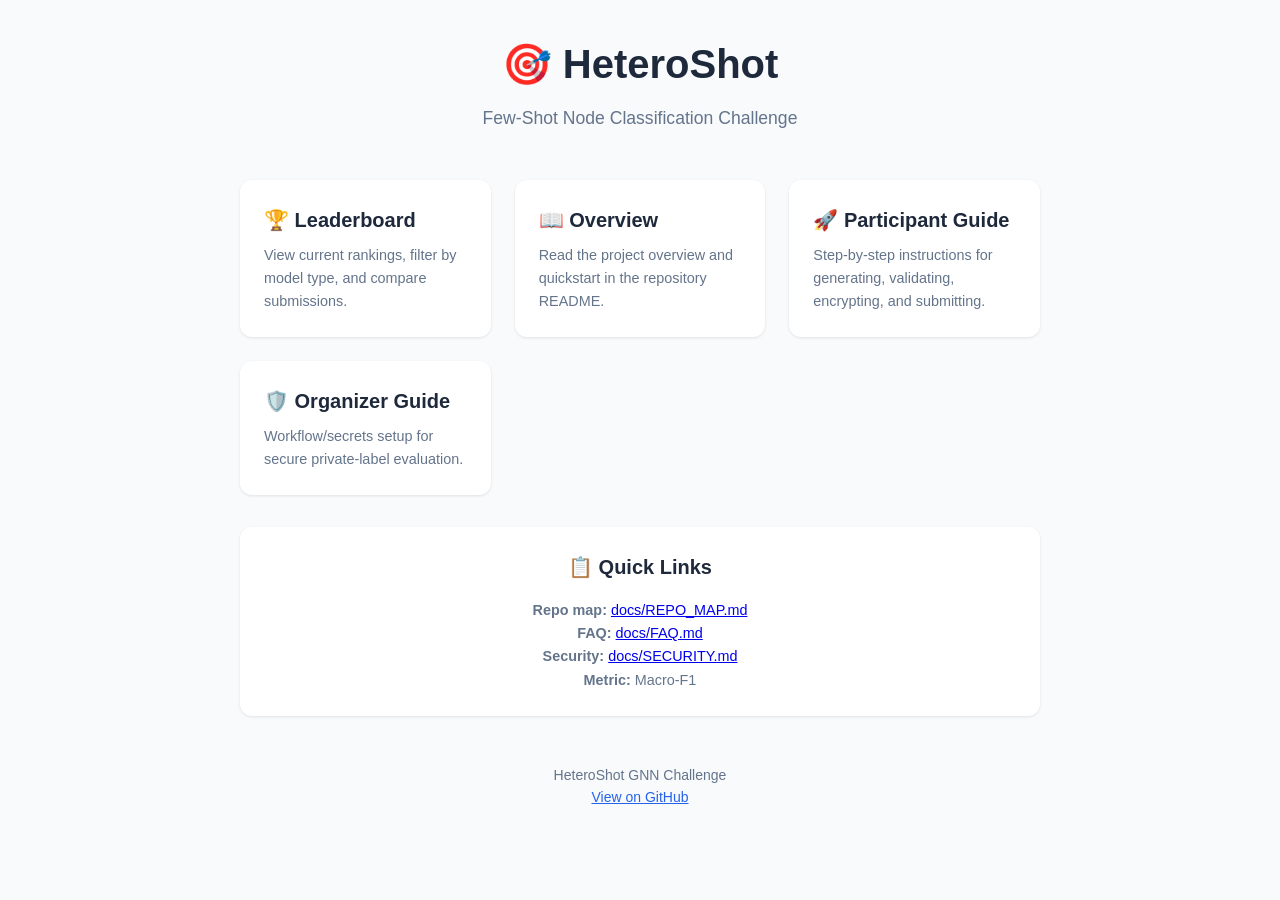
<file: docs/index.html>
<!DOCTYPE html>
<html lang="en">
<head>
    <meta charset="UTF-8">
    <meta name="viewport" content="width=device-width, initial-scale=1.0">
    <title>HeteroShot - GNN Challenge</title>
    <style>
        :root {
            --primary: #2563eb;
            --bg: #f8fafc;
            --card: #ffffff;
            --text: #1e293b;
            --muted: #64748b;
        }
        
        * { box-sizing: border-box; margin: 0; padding: 0; }
        
        body {
            font-family: -apple-system, BlinkMacSystemFont, 'Segoe UI', Roboto, sans-serif;
            background: var(--bg);
            color: var(--text);
            line-height: 1.6;
            padding: 2rem;
        }
        
        .container {
            max-width: 800px;
            margin: 0 auto;
        }
        
        header {
            text-align: center;
            margin-bottom: 3rem;
        }
        
        h1 { font-size: 2.5rem; margin-bottom: 0.5rem; }
        .subtitle { color: var(--muted); font-size: 1.1rem; }
        
        .cards {
            display: grid;
            grid-template-columns: repeat(auto-fit, minmax(250px, 1fr));
            gap: 1.5rem;
            margin: 2rem 0;
        }
        
        .card {
            background: var(--card);
            padding: 1.5rem;
            border-radius: 0.75rem;
            box-shadow: 0 1px 3px rgba(0,0,0,0.1);
            text-decoration: none;
            color: inherit;
            transition: transform 0.2s, box-shadow 0.2s;
        }
        
        .card:hover {
            transform: translateY(-2px);
            box-shadow: 0 4px 12px rgba(0,0,0,0.1);
        }
        
        .card h2 { font-size: 1.25rem; margin-bottom: 0.5rem; }
        .card p { color: var(--muted); font-size: 0.9rem; }
        
        footer {
            text-align: center;
            margin-top: 3rem;
            color: var(--muted);
            font-size: 0.875rem;
        }
        
        footer a { color: var(--primary); }
    </style>
</head>
<body>
    <div class="container">
        <header>
            <h1>🎯 HeteroShot</h1>
            <p class="subtitle">Few-Shot Node Classification Challenge</p>
        </header>
        
        <div class="cards">
            <a href="leaderboard.html" class="card">
                <h2>🏆 Leaderboard</h2>
                <p>View current rankings, filter by model type, and compare submissions.</p>
            </a>
            
            <a href="https://github.com/Bechirdardouri/gnn-challenge#readme" class="card">
                <h2>📖 Overview</h2>
                <p>Read the project overview and quickstart in the repository README.</p>
            </a>
            
            <a href="https://github.com/Bechirdardouri/gnn-challenge/blob/main/docs/PARTICIPANT_GUIDE.md" class="card">
                <h2>🚀 Participant Guide</h2>
                <p>Step-by-step instructions for generating, validating, encrypting, and submitting.</p>
            </a>
            
            <a href="https://github.com/Bechirdardouri/gnn-challenge/blob/main/docs/ORGANIZER_GUIDE.md" class="card">
                <h2>🛡️ Organizer Guide</h2>
                <p>Workflow/secrets setup for secure private-label evaluation.</p>
            </a>
        </div>
        
        <div class="card" style="text-align: center; margin: 2rem 0;">
            <h2>📋 Quick Links</h2>
            <p style="margin-top: 1rem;">
                <strong>Repo map:</strong> <a href="https://github.com/Bechirdardouri/gnn-challenge/blob/main/docs/REPO_MAP.md">docs/REPO_MAP.md</a><br>
                <strong>FAQ:</strong> <a href="https://github.com/Bechirdardouri/gnn-challenge/blob/main/docs/FAQ.md">docs/FAQ.md</a><br>
                <strong>Security:</strong> <a href="https://github.com/Bechirdardouri/gnn-challenge/blob/main/docs/SECURITY.md">docs/SECURITY.md</a><br>
                <strong>Metric:</strong> Macro-F1
            </p>
        </div>
        
        <footer>
            <p>HeteroShot GNN Challenge</p>
            <p><a href="https://github.com/Bechirdardouri/gnn-challenge">View on GitHub</a></p>
        </footer>
    </div>
</body>
</html>
</file>
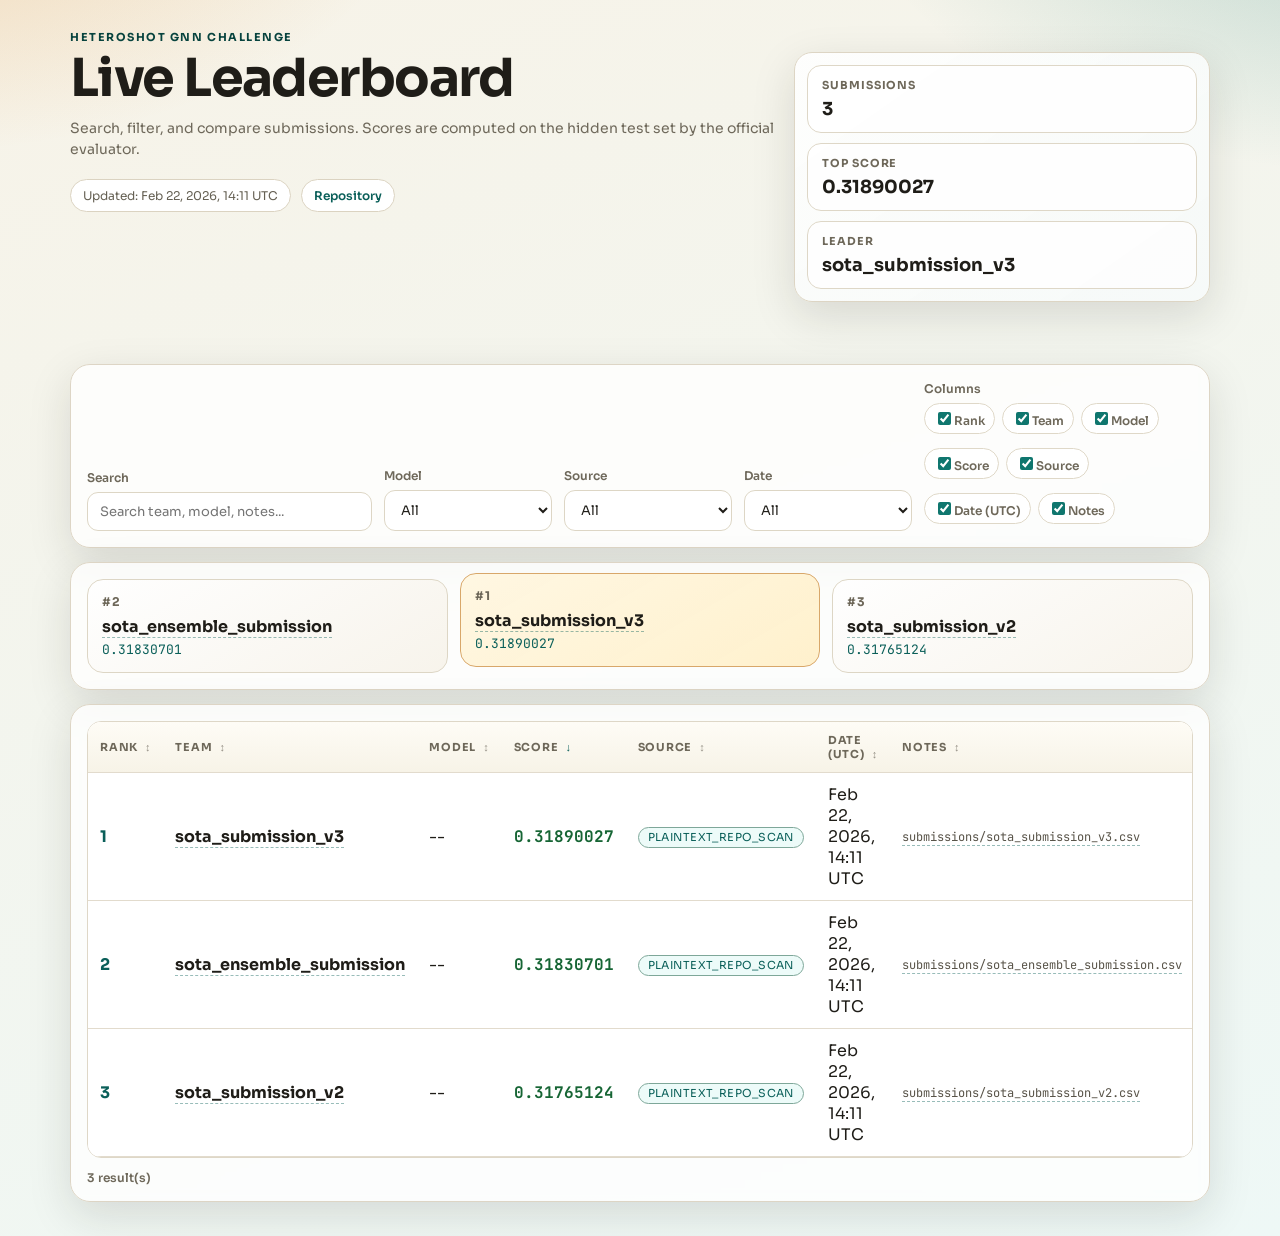
<file: docs/leaderboard.html>
<!doctype html>
<html lang="en">
<head>
  <meta charset="utf-8" />
  <meta name="viewport" content="width=device-width, initial-scale=1" />
  <title>Live Leaderboard</title>
  <link rel="stylesheet" href="leaderboard.css" />
</head>
<body>
  <header class="wrap hero reveal">
    <p class="eyebrow">HeteroShot GNN Challenge</p>
    <div class="hero-grid">
      <div class="hero-copy">
        <h1>Live Leaderboard</h1>
        <p class="sub">Search, filter, and compare submissions. Scores are computed on the hidden test set by the official evaluator.</p>
        <div class="hero-meta">
          <span class="chip" id="updatedAt">Updated: --</span>
          <a class="chip chip-link" href="https://github.com/Bechirdardouri/gnn-challenge" target="_blank" rel="noopener noreferrer">Repository</a>
        </div>
      </div>

      <aside class="hero-stats" aria-label="Leaderboard summary">
        <div class="stat">
          <span class="stat-label">Submissions</span>
          <span class="stat-value" id="statSubmissions">0</span>
        </div>
        <div class="stat">
          <span class="stat-label">Top Score</span>
          <span class="stat-value" id="statTopScore">--</span>
        </div>
        <div class="stat">
          <span class="stat-label">Leader</span>
          <span class="stat-value" id="statLeader">--</span>
        </div>
      </aside>
    </div>
  </header>

  <main class="wrap">
    <section class="controls card reveal">
      <div class="control">
        <label for="search">Search</label>
        <input id="search" type="search" placeholder="Search team, model, notes..." />
      </div>

      <div class="control">
        <label for="modelFilter">Model</label>
        <select id="modelFilter">
          <option value="all">All</option>
        </select>
      </div>

      <div class="control">
        <label for="sourceFilter">Source</label>
        <select id="sourceFilter">
          <option value="all">All</option>
        </select>
      </div>

      <div class="control">
        <label for="dateFilter">Date</label>
        <select id="dateFilter">
          <option value="all">All</option>
          <option value="last30">Last 30 days</option>
          <option value="last180">Last 180 days</option>
        </select>
      </div>

      <div class="control">
        <label>Columns</label>
        <div class="checks" id="columnToggles"></div>
      </div>
    </section>

    <section class="podium card reveal" id="podium" aria-label="Top submissions">
      <article class="podium-item second">
        <p class="podium-rank">#2</p>
        <p class="podium-team" id="podium2Team">--</p>
        <p class="podium-score" id="podium2Score">--</p>
      </article>
      <article class="podium-item first">
        <p class="podium-rank">#1</p>
        <p class="podium-team" id="podium1Team">--</p>
        <p class="podium-score" id="podium1Score">--</p>
      </article>
      <article class="podium-item third">
        <p class="podium-rank">#3</p>
        <p class="podium-team" id="podium3Team">--</p>
        <p class="podium-score" id="podium3Score">--</p>
      </article>
    </section>

    <section class="card reveal">
      <div class="table-wrap">
        <table id="tbl">
          <thead>
            <tr>
              <th data-key="rank" data-sort="number">Rank</th>
              <th data-key="team" data-sort="string">Team</th>
              <th data-key="model" data-sort="string">Model</th>
              <th data-key="score" data-sort="number">Score</th>
              <th data-key="source" data-sort="string">Source</th>
              <th data-key="timestamp_utc" data-sort="string">Date (UTC)</th>
              <th data-key="notes" data-sort="string">Notes</th>
            </tr>
          </thead>
          <tbody></tbody>
        </table>
      </div>
      <div class="foot">
        <span id="status">Loading leaderboard...</span>
      </div>
    </section>
  </main>

  <script src="leaderboard.js"></script>
</body>
</html>
</file>
<file: docs/leaderboard.css>
@import url("https://fonts.googleapis.com/css2?family=Sora:wght@400;500;600;700;800&family=JetBrains+Mono:wght@500;700&display=swap");

:root{
  --bg-sand:#f7f3e8;
  --bg-mist:#eef8f6;
  --ink:#1f1d18;
  --muted:#6e685a;
  --line:#d8cfbc;
  --panel:rgba(255,255,255,.78);
  --panel-solid:#ffffff;
  --accent:#0f766e;
  --accent-2:#d97706;
  --accent-3:#0a5f59;
  --good:#166534;
  --shadow:0 14px 44px rgba(31,29,24,.13);
  --mono:"JetBrains Mono", monospace;
  --sans:"Sora", "Avenir Next", "Segoe UI", sans-serif;
}

*{box-sizing:border-box}

@media (prefers-reduced-motion: reduce){
  *, *::before, *::after{
    animation-duration: .01ms !important;
    animation-iteration-count: 1 !important;
    transition-duration: .01ms !important;
    scroll-behavior: auto !important;
  }
}

html, body{min-height:100%}

body{
  margin:0;
  font-family:var(--sans);
  color:var(--ink);
  background:
    radial-gradient(960px 540px at -8% -12%, color-mix(in srgb, var(--accent-2) 26%, transparent), transparent 56%),
    radial-gradient(980px 560px at 110% -12%, color-mix(in srgb, var(--accent) 28%, transparent), transparent 58%),
    linear-gradient(160deg, var(--bg-sand), var(--bg-mist));
}

.wrap{
  max-width:1180px;
  margin:0 auto;
  padding:20px;
}

.reveal{
  animation:rise .6s cubic-bezier(.2,.8,.2,1) both;
}

.reveal:nth-of-type(2){animation-delay:.08s}
.reveal:nth-of-type(3){animation-delay:.14s}
.reveal:nth-of-type(4){animation-delay:.2s}

@keyframes rise{
  from{opacity:0; transform:translateY(14px)}
  to{opacity:1; transform:translateY(0)}
}

.hero{
  margin-top:10px;
  margin-bottom:8px;
}

.eyebrow{
  margin:0 0 8px;
  font-size:11px;
  letter-spacing:.14em;
  text-transform:uppercase;
  color:color-mix(in srgb, var(--accent-3) 70%, black);
  font-weight:700;
}

.hero-grid{
  display:grid;
  grid-template-columns:1.7fr 1fr;
  gap:18px;
  align-items:stretch;
}

.hero-copy h1{
  margin:0;
  font-size:clamp(32px, 4.1vw, 54px);
  line-height:1.02;
  letter-spacing:-.03em;
}

.sub{
  margin:12px 0 0;
  color:var(--muted);
  line-height:1.55;
  max-width:76ch;
  font-size:14px;
}

.hero-meta{
  margin-top:18px;
  display:flex;
  flex-wrap:wrap;
  gap:10px;
}

.chip{
  border-radius:999px;
  padding:8px 12px;
  border:1px solid color-mix(in srgb, var(--line) 92%, white);
  background:var(--panel-solid);
  font-size:12px;
  color:color-mix(in srgb, var(--muted) 92%, black);
  text-decoration:none;
}

.chip-link{
  color:var(--accent-3);
  font-weight:600;
}

.chip-link:hover{
  color:var(--accent);
}

.hero-stats{
  border-radius:18px;
  border:1px solid color-mix(in srgb, var(--line) 88%, white);
  background:
    linear-gradient(145deg, color-mix(in srgb, var(--panel-solid) 88%, transparent), color-mix(in srgb, #f6faf9 90%, transparent));
  box-shadow:var(--shadow);
  padding:12px;
  display:grid;
  gap:10px;
}

.stat{
  border-radius:14px;
  padding:12px 14px;
  background:color-mix(in srgb, white 72%, transparent);
  border:1px solid color-mix(in srgb, var(--line) 84%, white);
}

.stat-label{
  display:block;
  font-size:11px;
  text-transform:uppercase;
  letter-spacing:.08em;
  color:var(--muted);
  margin-bottom:6px;
  font-weight:700;
}

.stat-value{
  display:block;
  font-size:18px;
  font-weight:700;
  color:var(--ink);
  word-break:break-word;
}

.card{
  border-radius:20px;
  border:1px solid color-mix(in srgb, var(--line) 87%, white);
  background:var(--panel);
  backdrop-filter:blur(5px);
  box-shadow:var(--shadow);
  padding:16px;
  margin:14px 0;
}

.controls{
  display:grid;
  grid-template-columns:minmax(250px,1.7fr) repeat(3,minmax(140px,1fr)) minmax(220px,1.6fr);
  gap:12px;
  align-items:end;
}

.control label{
  display:block;
  font-size:12px;
  color:var(--muted);
  margin:0 0 7px;
  font-weight:600;
}

input[type="search"], select{
  width:100%;
  padding:10px 12px;
  border-radius:11px;
  border:1px solid color-mix(in srgb, var(--line) 86%, white);
  background:color-mix(in srgb, white 90%, transparent);
  color:var(--ink);
  outline:none;
  font-family:var(--sans);
  font-size:13px;
  transition:border-color .2s ease, box-shadow .2s ease, transform .15s ease;
}

input[type="search"]:focus,
select:focus{
  border-color:color-mix(in srgb, var(--accent) 72%, white);
  box-shadow:0 0 0 3px color-mix(in srgb, var(--accent) 18%, transparent);
  transform:translateY(-1px);
}

.checks{
  display:flex;
  flex-wrap:wrap;
  gap:7px;
}

.toggle-pill{
  display:inline-flex;
  align-items:center;
  gap:6px;
  border:1px solid color-mix(in srgb, var(--line) 82%, white);
  background:color-mix(in srgb, white 88%, transparent);
  border-radius:999px;
  padding:5px 9px;
  font-size:11px;
  color:var(--muted);
  cursor:pointer;
  user-select:none;
}

.toggle-pill input{
  accent-color:var(--accent);
}

.podium{
  display:flex;
  gap:12px;
}

.podium-item{
  flex:1 1 0;
  border-radius:16px;
  border:1px solid color-mix(in srgb, var(--line) 86%, white);
  background:linear-gradient(150deg, color-mix(in srgb, white 92%, transparent), color-mix(in srgb, #f7f3ea 92%, transparent));
  padding:14px;
  transition:transform .2s ease, box-shadow .2s ease;
}

.podium-item:hover{
  transform:translateY(-2px);
  box-shadow:0 8px 22px rgba(20,20,20,.12);
}

.podium-item.first{
  background:linear-gradient(150deg, color-mix(in srgb, #fff6df 90%, transparent), color-mix(in srgb, #ffefc6 88%, transparent));
  border-color:color-mix(in srgb, var(--accent-2) 45%, var(--line));
  transform:translateY(-6px);
}

.podium-item.empty{
  opacity:.64;
}

.podium-rank{
  margin:0;
  font-size:12px;
  letter-spacing:.08em;
  text-transform:uppercase;
  color:var(--muted);
  font-weight:700;
}

.podium-team{
  margin:8px 0 4px;
  font-size:16px;
  font-weight:700;
  line-height:1.25;
  word-break:break-word;
}

.podium-score{
  margin:0;
  font-family:var(--mono);
  font-size:13px;
  color:var(--accent-3);
}

.table-wrap{
  overflow:auto;
  border:1px solid color-mix(in srgb, var(--line) 84%, white);
  border-radius:14px;
  background:color-mix(in srgb, white 92%, transparent);
}

table{
  width:100%;
  border-collapse:separate;
  border-spacing:0;
  min-width:860px;
}

th, td{
  padding:11px 12px;
  border-bottom:1px solid color-mix(in srgb, var(--line) 75%, white);
  vertical-align:middle;
}

th{
  position:sticky;
  top:0;
  background:linear-gradient(180deg, #fefcf6, #f7f3e7);
  text-align:left;
  font-size:11px;
  letter-spacing:.07em;
  text-transform:uppercase;
  color:var(--muted);
  font-weight:700;
  cursor:pointer;
  user-select:none;
}

th::after{
  content:"\2195";
  font-size:11px;
  margin-left:7px;
  color:color-mix(in srgb, var(--muted) 74%, white);
}

th[data-order="asc"]::after{content:"\2191"; color:var(--accent-3)}
th[data-order="desc"]::after{content:"\2193"; color:var(--accent-3)}

tbody tr{
  transition:background-color .2s ease;
}

tbody tr.row-in{
  animation:rowIn .36s ease both;
}

@keyframes rowIn{
  from{opacity:0; transform:translateY(4px)}
  to{opacity:1; transform:translateY(0)}
}

tbody tr:hover{
  background:color-mix(in srgb, #e8faf7 55%, transparent);
}

tbody tr.clickable-row{
  cursor:pointer;
}

td.team{
  font-weight:700;
}

td.rank{
  color:var(--accent-3);
  font-weight:700;
}

td.score{
  font-family:var(--mono);
  color:var(--good);
  font-weight:700;
}

.source-pill{
  display:inline-flex;
  align-items:center;
  border-radius:999px;
  border:1px solid color-mix(in srgb, var(--line) 88%, white);
  padding:4px 9px;
  font-size:11px;
  line-height:1;
  text-transform:uppercase;
  letter-spacing:.04em;
  background:color-mix(in srgb, white 90%, transparent);
}

.source-plaintext_repo_scan{
  color:#0a5f59;
  border-color:color-mix(in srgb, var(--accent) 45%, var(--line));
  background:color-mix(in srgb, #e6faf7 72%, white);
}

.source-encrypted_pr{
  color:#6d4d0f;
  border-color:color-mix(in srgb, var(--accent-2) 45%, var(--line));
  background:color-mix(in srgb, #fff2df 72%, white);
}

td.notes{
  font-family:var(--mono);
  font-size:12px;
  color:color-mix(in srgb, var(--muted) 80%, black);
}

.inline-link{
  color:inherit;
  text-decoration:none;
  border-bottom:1px dashed color-mix(in srgb, var(--accent-3) 42%, transparent);
}

.inline-link:hover{
  color:var(--accent-3);
  border-bottom-color:var(--accent-3);
}

.team-link{
  font-weight:700;
}

.notes-link{
  font-family:var(--mono);
  font-size:12px;
}

.podium-link{
  font-weight:700;
}

.foot{
  margin-top:12px;
  color:var(--muted);
  font-size:12px;
  font-weight:600;
}

@media (max-width: 1080px){
  .hero-grid{grid-template-columns:1fr}
  .controls{grid-template-columns:repeat(2,minmax(0,1fr))}
}

@media (max-width: 760px){
  .wrap{padding:14px}
  .controls{grid-template-columns:1fr}
  .podium{
    flex-direction:column;
  }
  .podium-item.first{
    transform:none;
  }
  .hero-copy h1{
    font-size:34px;
  }
}
</file>
